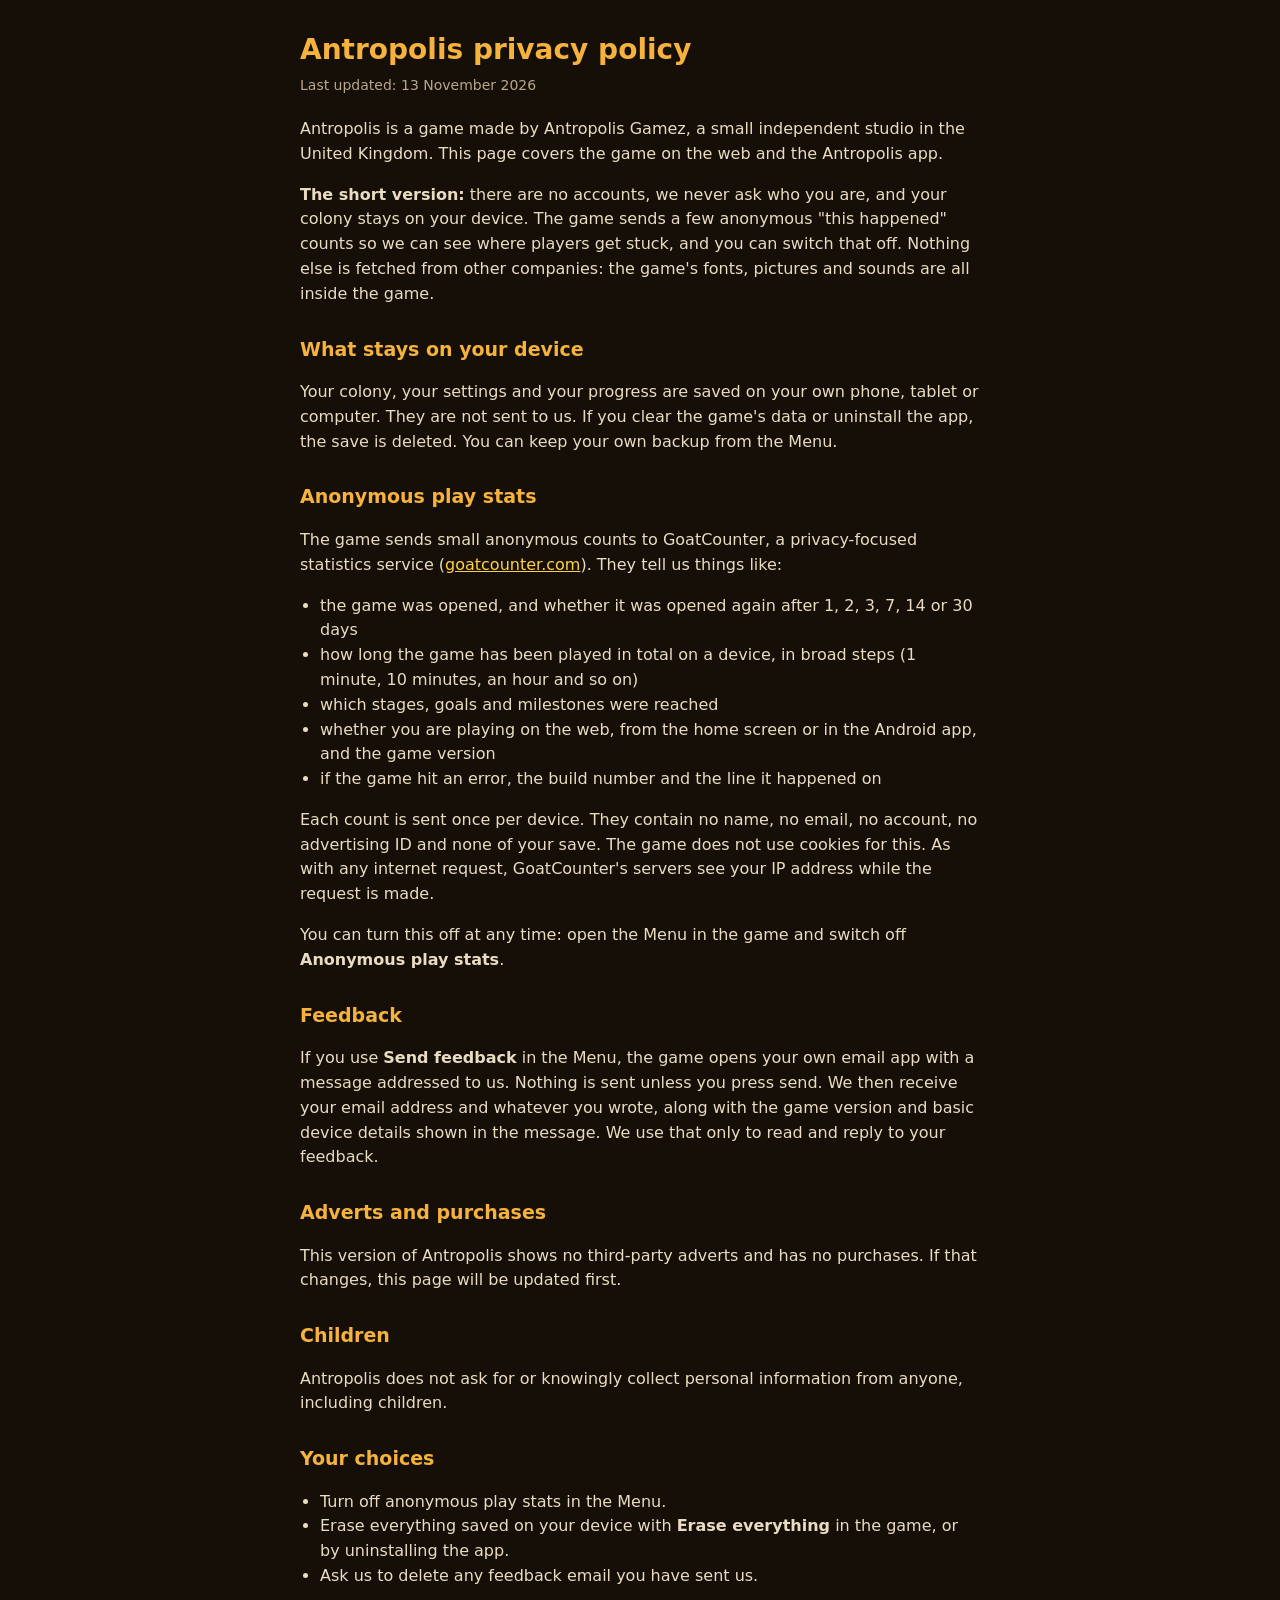
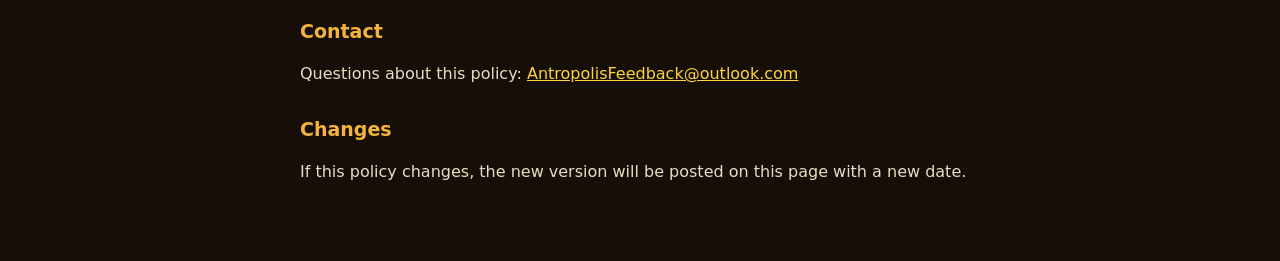
<file: privacy.html>
<!DOCTYPE html>
<html lang="en">
<head>
<meta charset="utf-8">
<meta name="viewport" content="width=device-width, initial-scale=1">
<title>Antropolis: privacy policy</title>
<style>
  body{margin:0;background:#150f08;color:#f3e6cf;font:16px/1.55 system-ui,-apple-system,"Segoe UI",sans-serif}
  main{max-width:680px;margin:0 auto;padding:28px 20px 60px}
  h1{font-size:28px;margin:0 0 4px;color:#f5b23c}
  h2{font-size:19px;margin:28px 0 6px;color:#f5b23c}
  p,li{color:#eadcc2}
  .date{color:#b9a787;font-size:14px;margin:0 0 20px}
  a{color:#ffd23f}
  ul{padding-left:20px}
</style>
</head>
<body>
<main>
<h1>Antropolis privacy policy</h1>
<p class="date">Last updated: 13 November 2026</p>

<p>Antropolis is a game made by Antropolis Gamez, a small independent studio in the United Kingdom. This page covers the game on the web and the Antropolis app.</p>

<p><b>The short version:</b> there are no accounts, we never ask who you are, and your colony stays on your device. The game sends a few anonymous "this happened" counts so we can see where players get stuck, and you can switch that off. Nothing else is fetched from other companies: the game's fonts, pictures and sounds are all inside the game.</p>

<h2>What stays on your device</h2>
<p>Your colony, your settings and your progress are saved on your own phone, tablet or computer. They are not sent to us. If you clear the game's data or uninstall the app, the save is deleted. You can keep your own backup from the Menu.</p>

<h2>Anonymous play stats</h2>
<p>The game sends small anonymous counts to GoatCounter, a privacy-focused statistics service (<a href="https://www.goatcounter.com">goatcounter.com</a>). They tell us things like:</p>
<ul>
  <li>the game was opened, and whether it was opened again after 1, 2, 3, 7, 14 or 30 days</li>
  <li>how long the game has been played in total on a device, in broad steps (1 minute, 10 minutes, an hour and so on)</li>
  <li>which stages, goals and milestones were reached</li>
  <li>whether you are playing on the web, from the home screen or in the Android app, and the game version</li>
  <li>if the game hit an error, the build number and the line it happened on</li>
</ul>
<p>Each count is sent once per device. They contain no name, no email, no account, no advertising ID and none of your save. The game does not use cookies for this. As with any internet request, GoatCounter's servers see your IP address while the request is made.</p>
<p>You can turn this off at any time: open the Menu in the game and switch off <b>Anonymous play stats</b>.</p>

<h2>Feedback</h2>
<p>If you use <b>Send feedback</b> in the Menu, the game opens your own email app with a message addressed to us. Nothing is sent unless you press send. We then receive your email address and whatever you wrote, along with the game version and basic device details shown in the message. We use that only to read and reply to your feedback.</p>

<h2>Adverts and purchases</h2>
<p>This version of Antropolis shows no third-party adverts and has no purchases. If that changes, this page will be updated first.</p>

<h2>Children</h2>
<p>Antropolis does not ask for or knowingly collect personal information from anyone, including children.</p>

<h2>Your choices</h2>
<ul>
  <li>Turn off anonymous play stats in the Menu.</li>
  <li>Erase everything saved on your device with <b>Erase everything</b> in the game, or by uninstalling the app.</li>
  <li>Ask us to delete any feedback email you have sent us.</li>
</ul>

<h2>Contact</h2>
<p>Questions about this policy: <a href="mailto:AntropolisFeedback@outlook.com">AntropolisFeedback@outlook.com</a></p>

<h2>Changes</h2>
<p>If this policy changes, the new version will be posted on this page with a new date.</p>
</main>
</body>
</html>
</file>
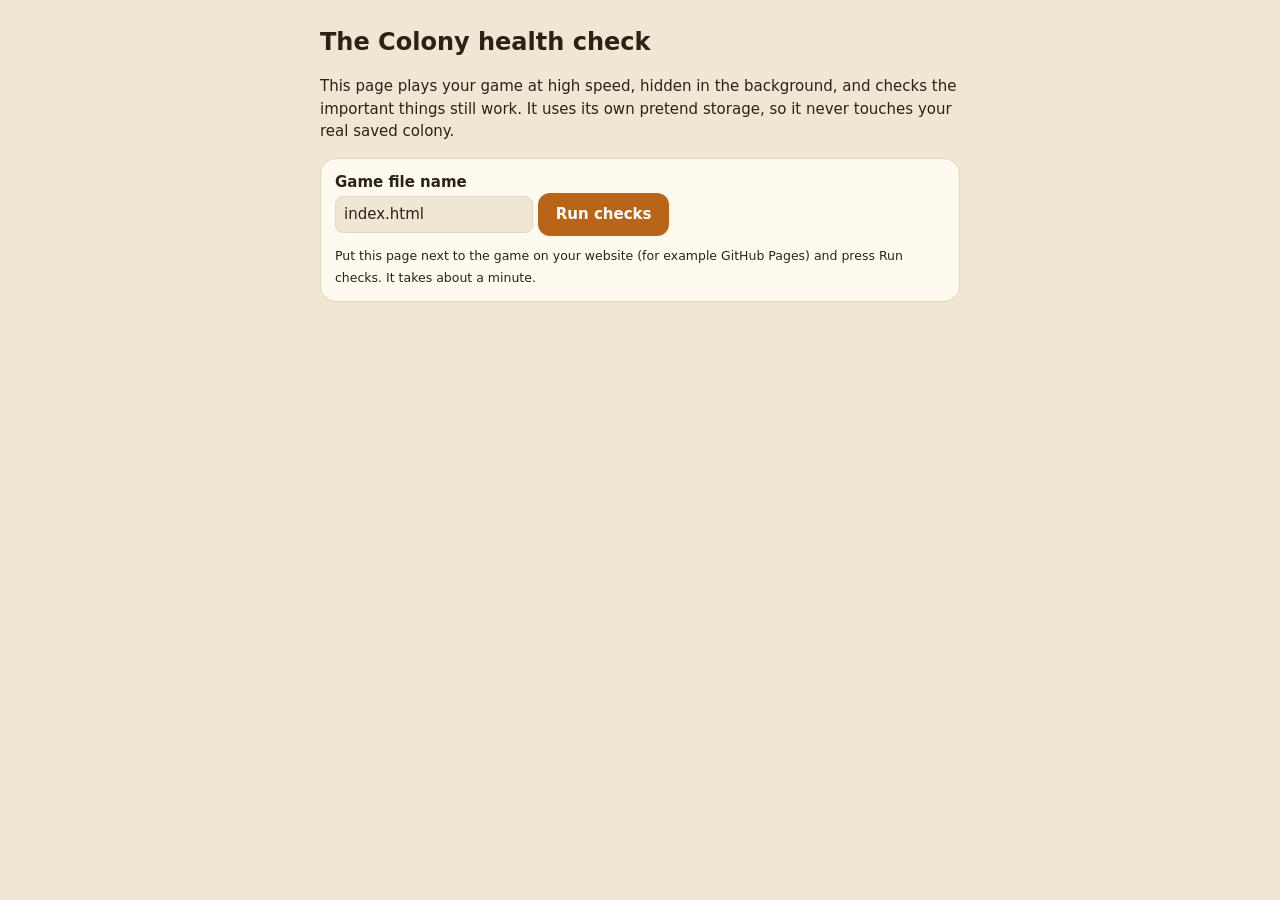
<file: test.html>
<!doctype html>
<html lang="en">
<head>
<meta charset="utf-8">
<meta name="viewport" content="width=device-width, initial-scale=1">
<title>The Colony health check</title>
<style>
  :root{--bg:#efe7d4;--panel:#fffaf0;--ink:#2b2216;--mute:#7b6f58;--line:#e2d6bb;--ok:#2e8b57;--bad:#c0392b;--accent:#b8651a}
  @media (prefers-color-scheme:dark){:root{--bg:#150f08;--panel:#271c11;--ink:#f6ead6;--mute:#b8a587;--line:#3f2e1b;--ok:#6fcf8f;--bad:#ff7a6a;--accent:#f2ae45}}
  body{margin:0;background:var(--bg);color:var(--ink);font:15px/1.5 system-ui,-apple-system,sans-serif}
  main{max-width:640px;margin:0 auto;padding:16px}
  h1{font-size:24px;margin:8px 0}
  .card{background:var(--panel);border:1px solid var(--line);border-radius:16px;padding:12px 14px;margin:12px 0}
  label{font-weight:600}
  input{font:inherit;padding:6px 8px;border:1px solid var(--line);border-radius:8px;background:var(--bg);color:var(--ink);width:180px}
  button{font:inherit;font-weight:700;padding:10px 18px;border:0;border-radius:12px;background:var(--accent);color:#fff;cursor:pointer}
  button:disabled{opacity:.5}
  ol{padding-left:0;list-style:none}
  li{background:var(--panel);border:1px solid var(--line);border-radius:12px;padding:10px 12px;margin:8px 0}
  li b{display:block}
  li small{color:var(--mute)}
  .ok b::before{content:"\2714  ";color:var(--ok)}
  .bad b::before{content:"\2718  ";color:var(--bad)}
  .run b::before{content:"\2026  ";color:var(--mute)}
  #sum{font-weight:700}
  #stage{position:absolute;left:-9999px;top:0;width:390px;height:780px}
</style>
</head>
<body>
<main>
  <h1>The Colony health check</h1>
  <p>This page plays your game at high speed, hidden in the background, and checks the important things still work.
     It uses its own pretend storage, so it never touches your real saved colony.</p>
  <div class="card">
    <label for="file">Game file name</label><br>
    <input id="file" value="index.html"> <button id="run">Run checks</button>
    <p class="mute" style="margin:8px 0 0"><small>Put this page next to the game on your website (for example GitHub Pages) and press Run checks. It takes about a minute.</small></p>
  </div>
  <p id="sum"></p>
  <ol id="out"></ol>
</main>
<div id="stage"></div>

<script>
/* ------------------------------------------------------------------
   HOW THIS WORKS (plain English)
   1. We download the game's HTML as text.
   2. We slip a tiny script into the top of it that:
        - replaces the clock, so we can jump time forward instantly,
        - replaces the save storage with a pretend one,
        - records any errors.
   3. We load that copy of the game into a hidden frame and poke at it.
   ------------------------------------------------------------------ */

var OLD_SAVE = "{\"S\":{\"a\":0,\"tot\":50,\"cnt\":{\"nurse\":0,\"forager\":14,\"soldier\":10},\"up\":{\"dig\":1,\"warm\":1,\"leaf\":1,\"venom\":1,\"jelly\":1,\"sentry\":1,\"armor\":1,\"twin\":1,\"guard\":1},\"tier\":2,\"dg\":1,\"fd\":665.421826538549,\"st\":1,\"fed\":0,\"hp\":120,\"wv\":2,\"t\":1793712702049,\"seed\":2750377685,\"nb\":7,\"bg\":[1,1,1,1,1,1,1],\"w\":17,\"fo\":14,\"so\":10,\"sc\":6,\"sup\":0,\"wk\":9,\"ij\":[0,0,0,0,0,0,0],\"eg\":[],\"lay\":0.8748300000190099,\"kt\":5,\"it\":2.3335000000020942,\"hc\":1,\"cl\":[2,2,2,2,2,0,1],\"ql\":1,\"jl\":0,\"sp\":[{\"p\":0.9733639877129238,\"stock\":5.423290999999496,\"cap\":6,\"rg\":0.05,\"side\":1,\"ty\":1},{\"p\":0.7273103659998459,\"stock\":7.352464749999518,\"cap\":8,\"rg\":0.07500000000000001,\"side\":1,\"ty\":1},{\"p\":0.710843434928069,\"stock\":8,\"cap\":8,\"rg\":0.07500000000000001,\"side\":1,\"ty\":2},{\"p\":0.6014683453881688,\"stock\":5.7249274999990085,\"cap\":8,\"rg\":0.07500000000000001,\"side\":-1,\"ty\":0},{\"p\":0.5683611471280807,\"stock\":8,\"cap\":8,\"rg\":0.07500000000000001,\"side\":-1,\"ty\":2},{\"p\":0.13200538221459945,\"stock\":10,\"cap\":10,\"rg\":0.1,\"side\":1,\"ty\":1}],\"gl\":9,\"gt\":445,\"dep\":228,\"bro\":1,\"sv\":0,\"fr\":4.394836375311245,\"frf\":13.07948405558735,\"dr\":0.00837485109932553,\"wm\":1,\"ms\":4,\"sd\":{\"0\":1,\"3\":1},\"mh\":0.8600000000000004},\"P\":{\"lp\":0,\"ev\":0,\"pk\":{}},\"m\":false}";   // a real save made by an earlier version of the game
// Stamp it as "saved just now", so offline progress does not change it while we check the upgrade.
OLD_SAVE = (function (s) { var d = JSON.parse(s); d.S.t = Date.now(); return JSON.stringify(d); })(OLD_SAVE);

var gameText = null;

function injected(storeName) {
  // This text is placed at the very top of the game, before its own code runs.
  return '<script>(function(){' +
    'var VT=0,base=Date.now(),q=[];' +
    'performance.now=function(){return VT};Date.now=function(){return base+VT};' +
    'window.requestAnimationFrame=function(cb){q.push(cb);return q.length};' +
    'window.__step=function(n,ms){for(var i=0;i<n;i++){VT+=ms;var c=q;q=[];for(var j=0;j<c.length;j++)c[j](VT)}};' +
    'var mem=window.parent.' + storeName + ';' +
    'var ls={getItem:function(k){return Object.prototype.hasOwnProperty.call(mem,k)?mem[k]:null},setItem:function(k,v){mem[k]=String(v)},removeItem:function(k){delete mem[k]},clear:function(){for(var k in mem)delete mem[k]}};' +
    'try{Object.defineProperty(window,"localStorage",{value:ls,configurable:true})}catch(e){}' +
    'window.__safeStore=(window.localStorage===ls);' +
    'window.__errors=[];window.addEventListener("error",function(e){__errors.push(String(e.message))});' +
    '})()<\/script>';
}

// Load a fresh copy of the game with the given pretend storage. Resolves with the game's window.
function loadGame(store) {
  return new Promise(function (resolve, reject) {
    window.__mem = store;
    var stage = document.getElementById('stage');
    stage.innerHTML = '';
    var f = document.createElement('iframe');
    f.style.cssText = 'width:390px;height:780px;border:0';
    var html = gameText.replace(/<head>/i, '<head>' + injected('__mem'));
    f.onload = function () {
      var w = f.contentWindow;
      setTimeout(function () {
        if (!w.__safeStore) return reject(new Error('Could not protect your real save, so the checks were stopped.'));
        w.go('col');          // the Colony tab draws nothing, so fast-forwarding is quick
        resolve(w);
      }, 50);
    };
    f.srcdoc = html;
    stage.appendChild(f);
  });
}

function newStore(extra) {
  var s = { thecolony_intro: '1', thecolony_tab: 'nest', thecolony_music: '0' };
  for (var k in (extra || {})) s[k] = extra[k];
  return s;
}

// A simple "player": taps the queen sometimes and buys things when it can.
function bot(w) {
  if (w.dead) return;
  if (Math.random() < 0.5) { w.S.layTimer = Math.max(0, w.S.layTimer - Math.min(2, w.layGap() * 0.05)); w.S.queenTaps = (w.S.queenTaps || 0) + 1; }
  try { w.dig(); } catch (e) {}
  for (var i = 0; i < 7; i++) { try { w.upgClass(i); } catch (e) {} }
  try { w.buildHill(); } catch (e) {}
}

// Play the game forward. One "second" here is 30 frames of 1/30 s.
function play(w, seconds, withBot, everySecond) {
  for (var s = 0; s < seconds; s++) {
    w.__step(30, 1000 / 30);
    if (withBot) bot(w);
    if (everySecond) everySecond(s + 1);
  }
}

function noErrors(w) {
  if (w.__errors.length) throw new Error('Game error: ' + w.__errors[0]);
}

function expect(ok, msg) { if (!ok) throw new Error(msg); }

/* ------------------------------------------------------------------
   THE CHECKS
   Each check gets a fresh game and either finishes quietly (pass)
   or throws an error with a plain-English reason (fail).
   ------------------------------------------------------------------ */
var CHECKS = [

  ['The game loads without errors', async function () {
    var w = await loadGame(newStore());
    play(w, 3);
    noErrors(w);
    return 'Loaded and ran for 3 seconds.';
  }],

  ['A new colony starts correctly', async function () {
    var w = await loadGame(newStore());
    play(w, 1);
    var S = w.S;
    expect(S.tier === 0, 'New colony should start in the first nest.');
    expect(w.popn() >= 5 && w.popn() <= 8, 'New colony should have a handful of ants, found ' + w.popn() + '.');
    expect(S.workers >= 1, 'New colony should have a worker.');
    expect(S.queenHp > 0, 'The queen should be alive.');
    return w.popn() + ' ants, ' + Math.round(S.food) + ' food.';
  }],

  ['The first ten minutes hit their milestones', async function () {
    var w = await loadGame(newStore());
    var seen = {};
    play(w, 600, true, function (s) {
      var S = w.S;
      if (!seen.spot && S.foodSpots.length) seen.spot = s;
      if (!seen.food && (S.deliveries || 0) > 0) seen.food = s;
      if (!seen.ten && w.popn() >= 10) seen.ten = s;
      if (!seen.nest && S.tier >= 1) seen.nest = s;
      if (!seen.side && S.sideTunnels > 0 && S.sideDug[0] >= 1) seen.side = s;
    });
    noErrors(w);
    expect(seen.spot && seen.spot <= 150, 'Workers should find a food spot within 2.5 minutes.');
    expect(seen.food && seen.food <= 180, 'Foragers should bring food home within 3 minutes.');
    expect(seen.ten && seen.ten <= 240, 'The colony should reach 10 ants within 4 minutes.');
    expect(seen.nest && seen.nest <= 240, 'The first nest upgrade should be possible within 4 minutes.');
    expect(seen.side && seen.side <= 480, 'A side tunnel should be finished within 8 minutes.');
    expect(w.S.queenHp > 0 && !w.dead, 'The colony should still be alive.');
    function m(s) { return (s / 60).toFixed(1) + ' min'; }
    return 'Food spot ' + m(seen.spot) + ', first delivery ' + m(seen.food) + ', 10 ants ' + m(seen.ten) + ', nest upgrade ' + m(seen.nest) + ', side tunnel ' + m(seen.side) + '.';
  }],

  ['The opening goals pay out steadily', async function () {
    var w = await loadGame(newStore());
    var last = 0, prev = 0, gap = 0, n = 0;
    play(w, 900, true, function (s) {
      var g = w.S.goalIndex;
      if (g !== last) { gap = Math.max(gap, s - prev); prev = s; last = g; n = g; }
    });
    noErrors(w);
    expect(w.S.goalIndex >= w.GOALS.length, 'The starting goals should all be done within 15 minutes (done ' + w.S.goalIndex + ' of ' + w.GOALS.length + ').');
    expect(gap <= 175, 'There was a ' + Math.round(gap) + ' second wait between goal rewards.');
    return w.GOALS.length + ' goals finished in 15 minutes, longest wait between rewards ' + Math.round(gap) + ' seconds.';
  }],

  ['Metropolis districts and the Great Colony work', async function () {
    var store = newStore();
    var w = await loadGame(store);
    var S = w.S;
    Object.assign(S, { tier: 4, dug: 1, food: 30000, nurses: 200, foragers: 200, soldiers: 120, scouts: 10, workers: 40, goalIndex: 99 });
    w.sizeT();
    var names = ['archive', 'hatch', 'tower'];
    for (var i = 0; i < 3; i++) {
      var idx = w.BDEF.map(function (b) { return b.id; }).indexOf(names[i]);
      S.food = 40000;
      w.startBuild(idx);
      expect(S.proj && S.proj.k === names[i], 'The ' + names[i] + ' did not start building.');
      S.proj.left = .1;
      play(w, 2);
      expect(S.bld[names[i]] === 1, 'The ' + names[i] + ' was not finished.');
    }
    var j0 = S.jelly;
    S.archT = 1000;
    play(w, 2);
    expect(S.jelly > j0, 'The Archive should make royal jelly.');
    expect(w.greatDone() < 5, 'The Great Colony should not be done yet.');
    Object.assign(S, { hillLevel: 5, wave: 30, queenLevel: 8 });
    S.bld.archive = 2; S.bld.hatch = 2; S.bld.tower = 2;
    S.nurses = 1100;
    play(w, 3);
    expect(w.greatDone() === 5, 'All five Great Colony goals should be done, found ' + w.greatDone() + '.');
    expect(S.founder === 1, 'The player should become a Founder.');
    expect(document.getElementById('stage').querySelector('iframe').contentDocument.getElementById('endscr').classList.contains('on'), 'The ending screen should show.');
    w.save();
    var w2 = await loadGame(store);
    play(w2, 2);
    noErrors(w); noErrors(w2);
    expect(w2.S.bld.tower === 2 && w2.S.founder === 1, 'Districts and Founder title should survive saving.');
    return 'Three districts built, Archive paid jelly, Great Colony finished (5 of 5) and saved.';
  }],

  ['The daily gift works once per day and keeps a streak', async function () {
    var store = newStore();
    var w = await loadGame(store);
    w.S.totalHatched = 20;
    var st = w.giftState();
    expect(st && st.day === 1, 'A new player should be offered day 1.');
    var f0 = w.S.food, j0 = w.S.jelly;
    w.giftClaim();
    expect(w.S.food > f0 && w.S.jelly > j0, 'Claiming should give food and jelly.');
    expect(w.giftState() === null, 'The gift should not be offered twice in one day.');
    var y = new Date(); y.setDate(y.getDate() - 1);
    w.P.gift = { last: w.dayKey(y), streak: 6 };
    var st7 = w.giftState();
    expect(st7 && st7.day === 7, 'Six days in a row should make today day 7, got ' + (st7 && st7.day) + '.');
    var eggs0 = w.S.eggs.length;
    w.giftClaim();
    expect(w.S.eggs.length === eggs0 + 1, 'Day 7 should give a golden egg.');
    w.P.gift = { last: '2000-1-1', streak: 5 };
    expect(w.giftState().day === 1, 'A missed day should restart the streak.');
    w.giftClaim();
    w.save();
    var w2 = await loadGame(store);
    expect(w2.P.gift && w2.P.gift.streak === 1 && w2.giftState() === null, 'The claimed gift should be saved.');
    play(w, 3); noErrors(w);
    return 'Day 1 gift, once-a-day limit, day 7 golden egg, streak reset and save all work.';
  }],

  ['Saving and loading keeps the colony', async function () {
    var store = newStore();
    var w = await loadGame(store);
    play(w, 240, true);
    w.save();
    var before = { pop: w.popn(), tier: w.S.tier, food: Math.round(w.S.food), tunnels: w.S.sideTunnels };
    var w2 = await loadGame(store);
    var after = { pop: w2.popn(), tier: w2.S.tier, food: Math.round(w2.S.food), tunnels: w2.S.sideTunnels };   // read straight after loading
    play(w2, 2);
    noErrors(w2);
    expect(after.pop === before.pop, 'Ant count changed from ' + before.pop + ' to ' + after.pop + '.');
    expect(after.tier === before.tier, 'Nest stage changed.');
    expect(after.tunnels === before.tunnels, 'Side tunnels changed.');
    expect(Math.abs(after.food - before.food) <= 5, 'Food changed from ' + before.food + ' to ' + after.food + '.');
    return before.pop + ' ants, nest stage ' + before.tier + ', ' + before.food + ' food: all kept.';
  }],

  ['A save from an older version still loads', async function () {
    var w = await loadGame(newStore({ thecolony2: OLD_SAVE }));
    var old = JSON.parse(OLD_SAVE).S;
    var loaded = { tier: w.S.tier, pop: w.popn(), tunnels: w.S.sideTunnels, food: w.S.food, levels: JSON.stringify(w.S.classLevel) };
    play(w, 2);
    noErrors(w);
    var oldPop = old.w + old.fo + old.so + old.sc + old.sup + old.wk;
    expect(loaded.tier === old.tier, 'Nest stage was lost (' + old.tier + ' became ' + loaded.tier + ').');
    expect(loaded.pop === oldPop, 'Ants were lost (' + oldPop + ' became ' + loaded.pop + ').');
    expect(loaded.tunnels === old.nb, 'Side tunnels were lost.');
    expect(Math.abs(loaded.food - old.fd) < 1, 'Food was lost (' + Math.round(old.fd) + ' became ' + Math.round(loaded.food) + ').');
    expect(loaded.levels === JSON.stringify(old.cl), 'Upgrade levels were lost.');
    return 'Old save loaded exactly: nest stage ' + loaded.tier + ', ' + loaded.pop + ' ants, ' + loaded.tunnels + ' side tunnels, ' + Math.round(loaded.food) + ' food.';
  }],

  ['A backup code can be copied and loaded back', async function () {
    var w = await loadGame(newStore());
    play(w, 240, true);
    var code = w.saveCode(), before = { pop: w.popn(), tier: w.S.tier, hatched: w.S.totalHatched };
    var store = newStore(), w2 = await loadGame(store);
    var d = w2.decodeSave(code);
    expect(d && d.S.totalHatched === before.hatched, 'The save code could not be read back.');
    w2.tryLoadSave(code);          // first tap asks to confirm
    expect(!w2.loadingBackup, 'Loading should ask for confirmation first.');
    w2.tryLoadSave(code);          // second tap loads it
    expect(w2.loadingBackup, 'The backup did not load after confirming.');
    var w3 = await loadGame(store);
    var popAfter = w3.popn(), tierAfter = w3.S.tier;     // read straight after loading
    play(w3, 1);
    noErrors(w3);
    expect(popAfter === before.pop && tierAfter === before.tier, 'The loaded colony does not match the backup.');
    expect(w2.decodeSave('not a save') === null, 'Rubbish text should be rejected.');
    return 'Code of ' + code.length + ' characters restored ' + before.pop + ' ants.';
  }],

  ['A damaged save is rescued from the backup', async function () {
    var w = await loadGame(newStore({ thecolony2: '{"v":3,"S":{broken', thecolony2_backup: OLD_SAVE }));
    play(w, 2);
    noErrors(w);
    expect(w.popn() >= 50 && w.S.tier === 2, 'The backup was not restored (found ' + w.popn() + ' ants).');
    return 'Damaged save replaced by the backup: ' + w.popn() + ' ants.';
  }],

  ['Battery saver draws less but keeps game time the same', async function () {
    async function run(on) {
      var w = await loadGame(newStore({ thecolony_battery: on ? '1' : '0' }));
      w.go('nest');
      var draws = 0, orig = w.drawT;
      w.drawT = function (n) { draws++; orig(n); };
      w.S.layTimer = 100;
      w.__step(600, 1000 / 60);            // ten seconds at 60 frames a second
      noErrors(w);
      return { draws: draws, timer: w.S.layTimer };
    }
    var off = await run(false), on = await run(true);
    expect(Math.abs(off.timer - on.timer) < 0.5, 'Game time ran at a different speed (' + off.timer.toFixed(1) + ' vs ' + on.timer.toFixed(1) + ').');
    expect(on.draws < off.draws * 0.65, 'Battery saver did not reduce drawing (' + off.draws + ' vs ' + on.draws + ' frames).');
    return 'Ten seconds: ' + off.draws + ' frames drawn normally, ' + on.draws + ' with battery saver; game time identical.';
  }],

  ['Offline progress works', async function () {
    var w = await loadGame(newStore());
    play(w, 360, true);
    var before = { pop: w.popn(), food: w.S.food };
    w.S.savedAt = w.Date.now() - 20 * 60 * 1000;    // pretend we left 20 minutes ago
    w.resumeFromAway();
    noErrors(w);
    var shown = w.document.getElementById('away') && w.document.getElementById('away').classList.contains('on');
    expect(shown, 'The "While you were away" summary did not appear.');
    expect(w.popn() > before.pop, 'No new ants were raised while away.');
    return 'After 20 minutes away: ' + before.pop + ' to ' + w.popn() + ' ants.';
  }],

  ['Ants move smoothly and stay in the tunnels', async function () {
    var w = await loadGame(newStore());
    play(w, 420, true);
    w.go('tun');
    var jumps = 0, outside = 0, frames = 0, nan = 0;
    var prev = new Map(), who = {};
    function inside(x, y) {          // is this point in a dug tunnel, chamber or the nest?
      if (y < 26) return true;
      var tw = w.tunW() / 2 + 3, i, k, c = w.cav();
      if (((x - c.x) / (c.rx + 2)) ** 2 + ((y - c.y) / (c.ry + 2)) ** 2 <= 1) return true;
      function seg(ax, ay, bx, by) { var dx = bx - ax, dy = by - ay, L = dx * dx + dy * dy, t = L ? Math.max(0, Math.min(1, ((x - ax) * dx + (y - ay) * dy) / L)) : 0; return Math.hypot(x - ax - dx * t, y - ay - dy * t); }
      for (i = 1; i < w.PT.length; i++) if (seg(w.PT[i - 1][0], w.PT[i - 1][1], w.PT[i][0], w.PT[i][1]) <= tw) return true;
      if (w.S.dug >= 1 && Math.abs(x - w.PT[0][0]) < 5) return true;
      for (k = 0; k < w.S.sideTunnels; k++) { var q = w.BP[k]; if (!q) continue; for (i = 1; i < q.PT.length; i++) if (seg(q.PT[i - 1][0], q.PT[i - 1][1], q.PT[i][0], q.PT[i][1]) <= tw) return true;
        var en = q.PT[q.PT.length - 1]; if (((x - en[0]) / 14) ** 2 + ((y - en[1]) / 10) ** 2 <= 1) return true; }
      for (i = 0; i < w.S.tier && i < 4; i++) { var p = w.PT[w.CI[i]], cx = p[0] + (i % 2 ? -34 : 34); if (((x - cx) / 28) ** 2 + ((y - p[1]) / 18) ** 2 <= 1 || (Math.abs(y - p[1]) < 6 && x >= Math.min(p[0], cx) && x <= Math.max(p[0], cx))) return true; }
      var ip = w.infPos(); if (((x - ip.x) / 48) ** 2 + ((y - ip.y) / 19) ** 2 <= 1) return true;
      return false;
    }
    for (var f = 0; f < 600; f++) {
      w.__step(1, 1000 / 30);
      w.marchers.concat(w.crewA).forEach(function (a) {
        if (a.wx == null) return;
        if (!isFinite(a.wx) || !isFinite(a.wy)) nan++;
        var p = prev.get(a);
        if (p && (a.al == null || a.al > 0.5) && Math.hypot(a.wx - p[0], a.wy - p[1]) > 10) jumps++;
        prev.set(a, (a.al == null || a.al > 0.5) ? [a.wx, a.wy] : null);
        frames++;
        if (!inside(a.wx, a.wy)) {
          outside++;
          var tag = a.k == null ? 'worker ' + a.st : ['nurse', 'forager', 'soldier', 'scout', 'super major'][a.k] + (a.inj ? ' injured' : a.kp ? ' chamber keeper' : a.sf ? ' on the surface' : a.ex ? ' exploring' : a.xf ? ' changing tunnel' : '');
          who[tag] = (who[tag] || 0) + 1;
        }
      });
    }
    noErrors(w);
    expect(nan === 0, nan + ' ant positions were broken (not a number).');
    expect(jumps === 0, 'Ants teleported ' + jumps + ' times.');
    var worst = Object.keys(who).sort(function (a, b) { return who[b] - who[a]; }).slice(0, 3).map(function (k) { return k + ' (' + who[k] + ')'; }).join(', ');
    expect(outside / frames < 0.02, 'Ants were inside solid dirt ' + (100 * outside / frames).toFixed(1) + '% of the time. Mostly: ' + worst + '.');
    return 'Watched ' + frames + ' ant-frames: no jumps, ' + (100 * outside / frames).toFixed(2) + '% outside tunnels' + (worst ? ' (' + worst + ')' : '') + '.';
  }],
  ['Orders and buildings work and are saved', async function () {
    var store = newStore();
    var w = await loadGame(store);
    play(w, 240, true);
    w.S.food = 5000;
    w.setOrd('fg', 3); w.setOrd('gd', 75); w.setOrd('wk', 2); w.setOrd('nu', 25);
    var cap0 = w.foodCap();
    w.startBuild(0);
    expect(w.S.proj, 'The Food store project did not start.');
    w.S.proj.left = 0.2;
    play(w, 3);
    expect(w.S.bld.store === 1, 'The Food store was not built.');
    expect(w.foodCap() > cap0, 'The Food store did not raise the food limit.');
    w.save();
    var w2 = await loadGame(store);
    noErrors(w2);
    expect(w2.S.orders.fg === 3 && w2.S.orders.gd === 75 && w2.S.orders.wk === 2 && w2.S.orders.nu === 25, 'Orders were not kept after loading.');
    expect(w2.S.bld.store === 1, 'The building was not kept after loading.');
    return 'Orders and a Food store (limit ' + cap0 + ' to ' + w.foodCap() + ') survive saving and loading.';
  }],
  ['Threats and boss warnings run without trouble', async function () {
    var w = await loadGame(newStore());
    play(w, 600, true);
    w.S.food = 3000;
    w.S.mites = 0.9;
    play(w, 60);
    w.S.wave = 9;
    play(w, 120);
    noErrors(w);
    expect(!isNaN(w.S.food) && w.S.food >= 0, 'Food became broken.');
    expect(!isNaN(w.S.queenHp), 'Queen health became broken.');
    return 'Mites, a boss warning and two minutes of play ran with no errors.';
  }],
  ['The underground has soil, springs and finds', async function () {
    var w = await loadGame(newStore());
    var f = w.feat();
    expect(f.bands.length === 5 && f.bands[4].t === 0, 'The deepest soil layer should be easy loam so the opening pace stays the same.');
    var rocks = f.bands.filter(function (b) { return b.t === 3; }).length;
    expect(rocks <= 1, 'Too many rock layers (' + rocks + ').');
    var a = w.feat().springs.length;
    expect(a >= 2, 'The map has no springs.');
    play(w, 300, true);
    w.S.tier = 3; w.S.dug = 1; w.S.sideTunnels = 2; w.S.sideDug = [1, 1];
    play(w, 5);
    noErrors(w);
    var found = Object.keys(w.S.rare).length;
    expect(found >= 3, 'Digging all the way up should uncover several finds, but only ' + found + ' were found.');
    var m = w.soilMul(100);
    expect(m > .4 && m < 1.5, 'Soil speed is out of range.');
    return a + ' springs, soil layers, and ' + found + ' finds uncovered.';
  }]
];

async function runAll() {
  var btn = document.getElementById('run'), out = document.getElementById('out'), sum = document.getElementById('sum');
  btn.disabled = true; out.innerHTML = ''; sum.textContent = 'Loading the game...';
  try {
    var r = await fetch(document.getElementById('file').value, { cache: 'no-store' });
    if (!r.ok) throw new Error('HTTP ' + r.status);
    gameText = await r.text();
  } catch (e) {
    sum.textContent = 'Could not load the game file. Check the name, and open this page from your website rather than from your computer\'s files.';
    btn.disabled = false; return;
  }
  var passed = 0;
  for (var i = 0; i < CHECKS.length; i++) {
    var li = document.createElement('li'); li.className = 'run';
    li.innerHTML = '<b></b><small>Running...</small>';
    li.querySelector('b').textContent = CHECKS[i][0];
    out.appendChild(li);
    sum.textContent = 'Running check ' + (i + 1) + ' of ' + CHECKS.length + '...';
    await new Promise(function (r) { setTimeout(r, 30); });
    try {
      var note = await CHECKS[i][1]();
      li.className = 'ok'; li.querySelector('small').textContent = note || 'Passed.'; passed++;
    } catch (e) {
      li.className = 'bad'; li.querySelector('small').textContent = e.message;
    }
  }
  sum.textContent = passed === CHECKS.length ? 'All ' + passed + ' checks passed.' : (CHECKS.length - passed) + ' of ' + CHECKS.length + ' checks failed.';
  window.__done = { passed: passed, total: CHECKS.length };
  btn.disabled = false;
}

document.getElementById('run').onclick = runAll;
</script>
</body>
</html>
</file>
